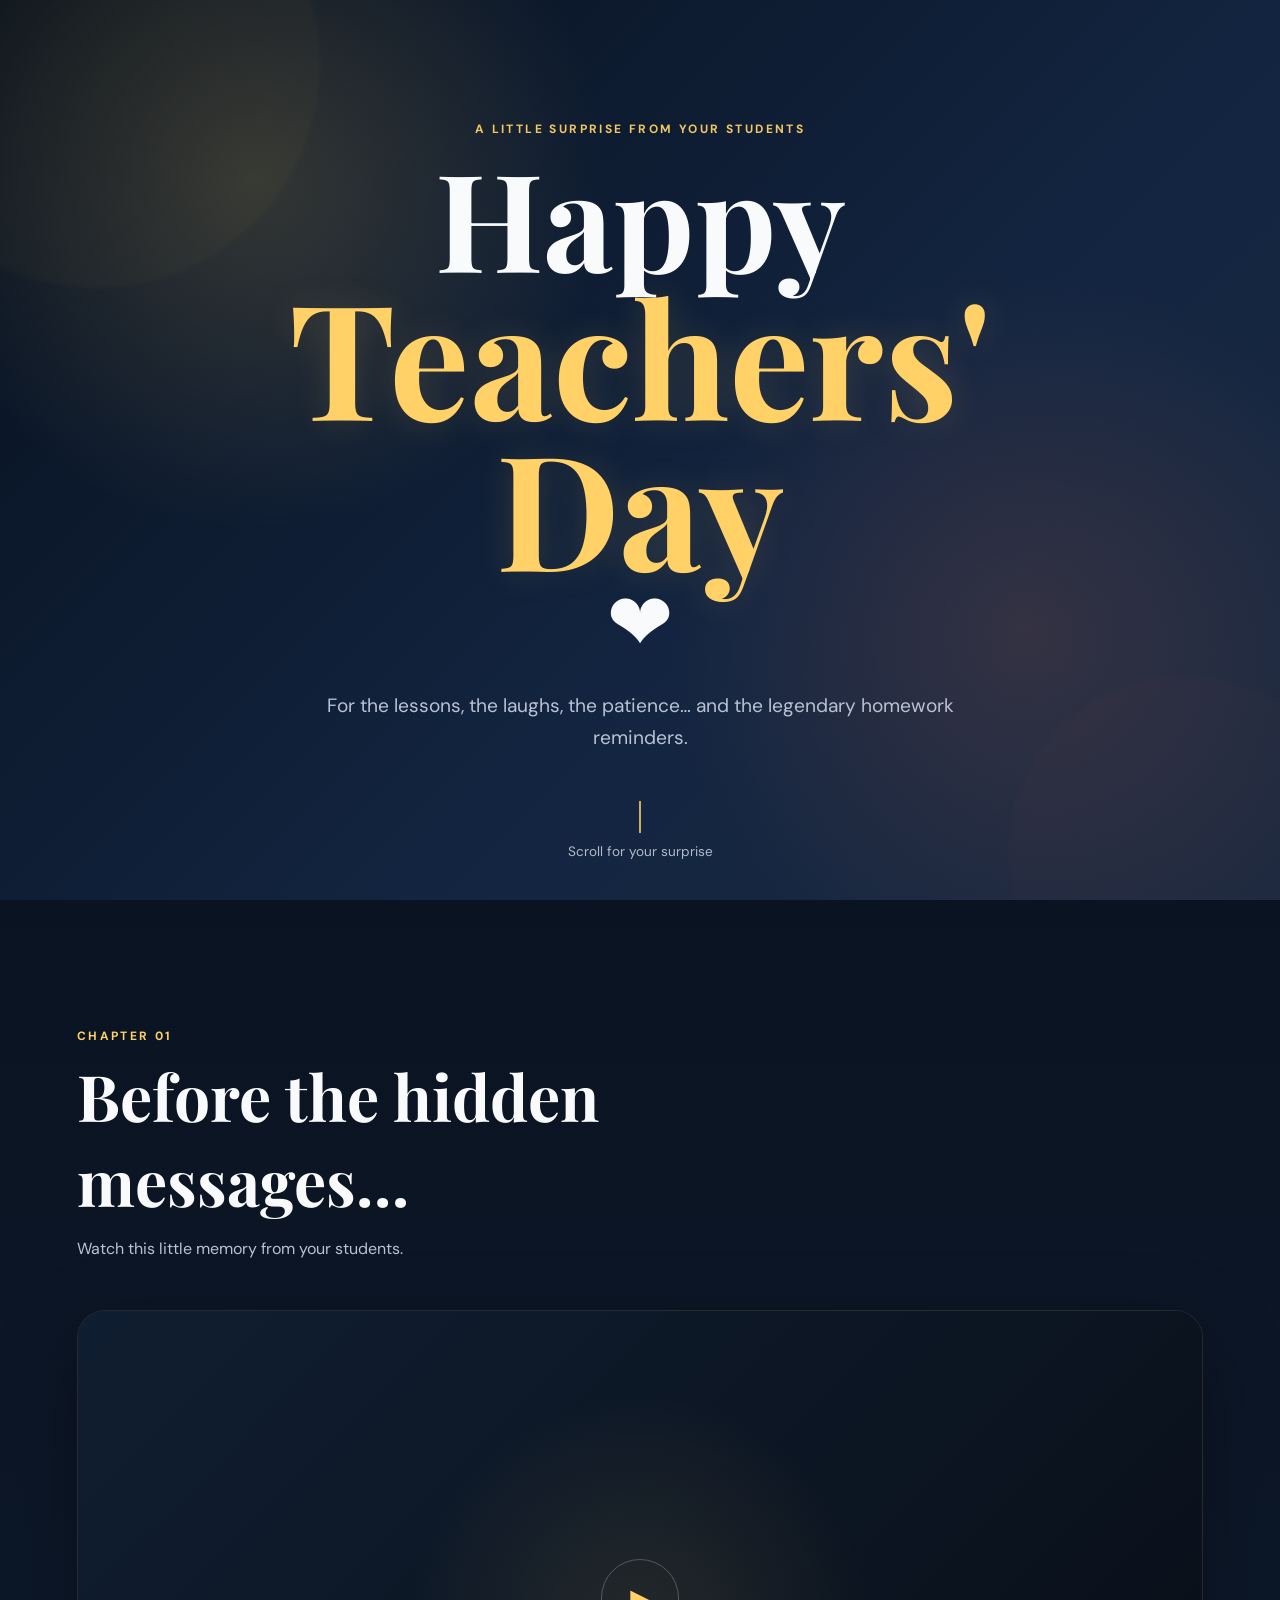
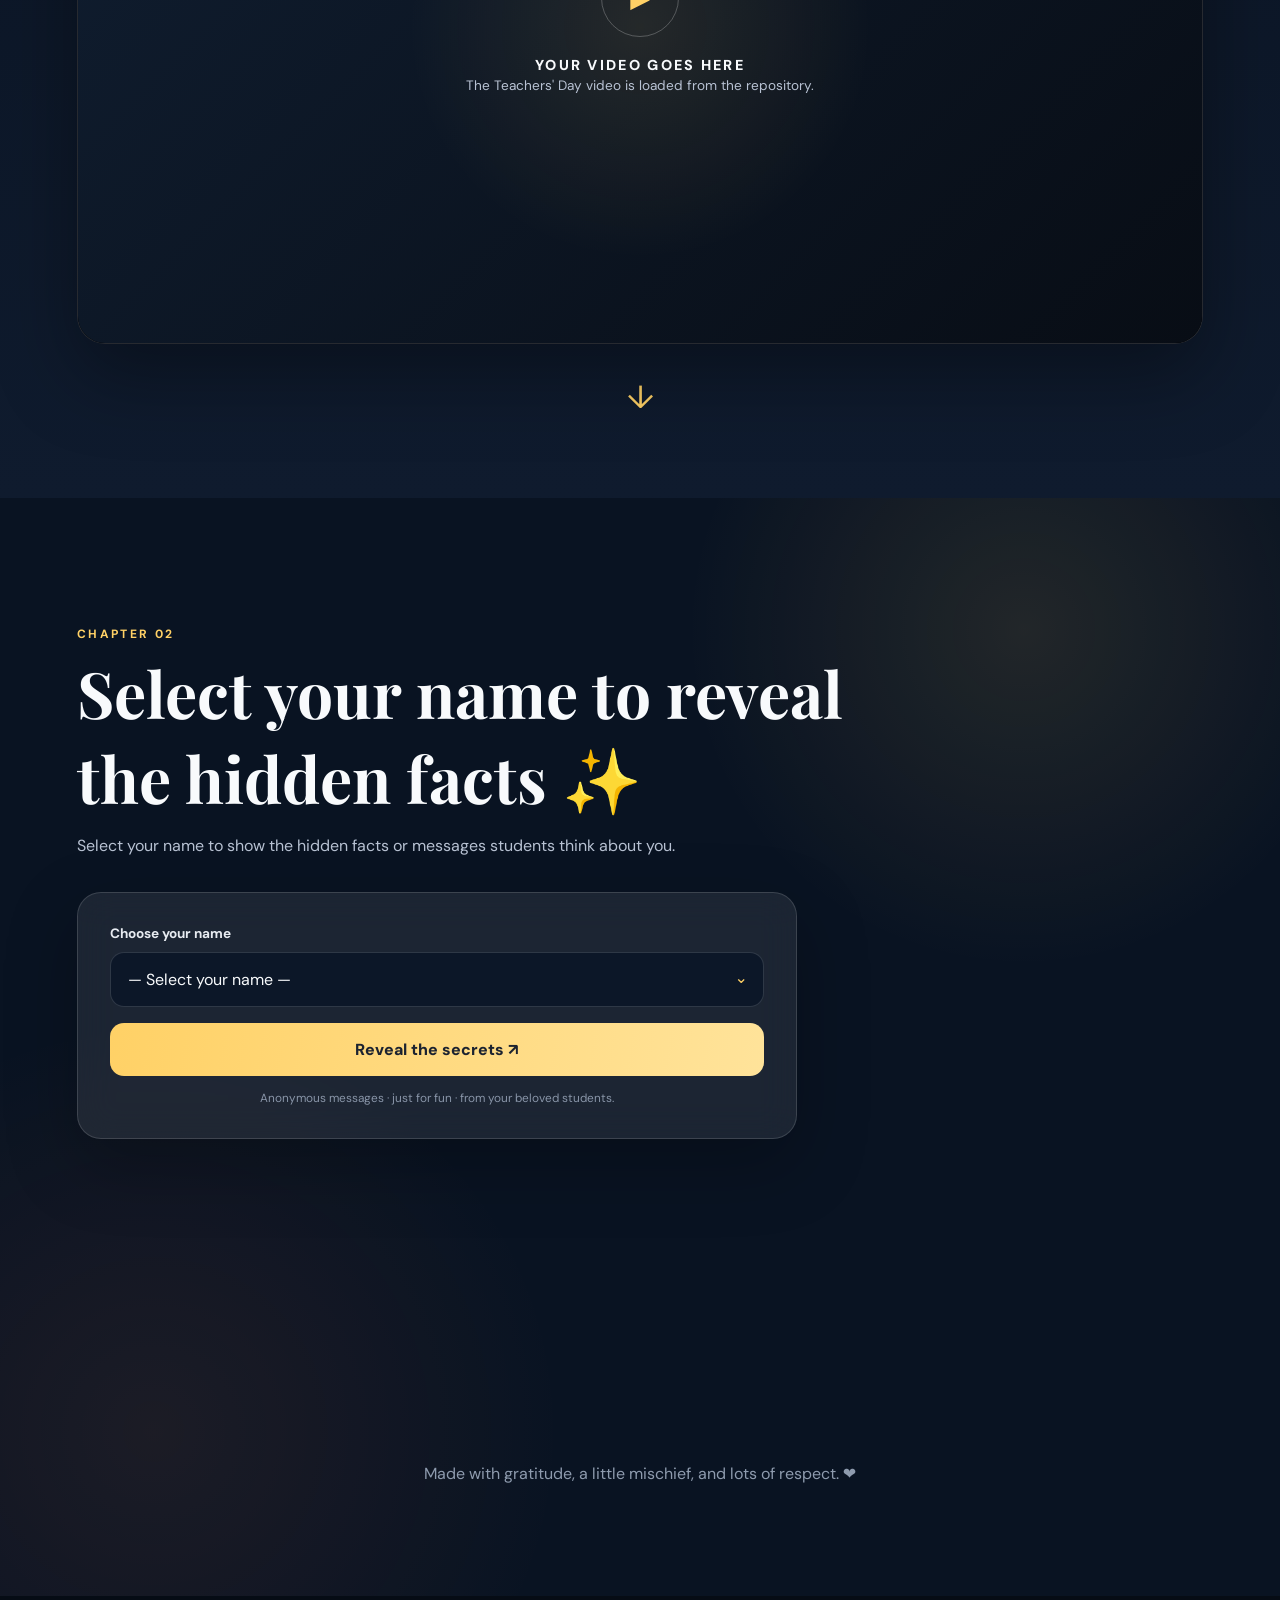
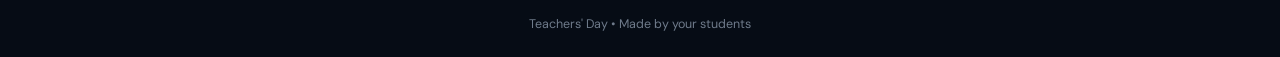
<file: index.html>
<!DOCTYPE html>
<html lang="en">
<head>
  <meta charset="UTF-8" />
  <meta name="viewport" content="width=device-width, initial-scale=1.0" />
  <meta name="theme-color" content="#0f172a" />
  <meta name="description" content="A special Teachers' Day surprise made with love by students." />
  <title>Happy Teachers' Day ❤️</title>
  <link rel="preconnect" href="https://fonts.googleapis.com">
  <link rel="preconnect" href="https://fonts.gstatic.com" crossorigin>
  <link href="https://fonts.googleapis.com/css2?family=DM+Sans:wght@400;500;600;700&family=Playfair+Display:wght@600;700;800&display=swap" rel="stylesheet">
  <link rel="stylesheet" href="style.css" />
</head>
<body>
  <main>
    <section class="hero" id="top" aria-label="Teachers' Day greeting">
      <div class="ambient ambient-a"></div>
      <div class="ambient ambient-b"></div>
      <div class="sparkles" aria-hidden="true"></div>
      <div class="hero-inner">
        <div class="eyebrow">A little surprise from your students</div>
        <h1>
          <span class="line small">Happy</span>
          <span class="line accent">Teachers' Day</span>
          <span class="line heart">❤️</span>
        </h1>
        <p class="hero-subtitle">For the lessons, the laughs, the patience… and the legendary homework reminders.</p>
        <div class="scroll-cue" aria-hidden="true"><span></span>Scroll for your surprise</div>
      </div>
    </section>

    <section class="video-section" id="video" aria-label="Teachers' Day video">
      <div class="section-kicker">Chapter 01</div>
      <h2>Before the hidden messages…</h2>
      <p class="section-intro">Watch this little memory from your students.</p>

      <div class="video-frame">
        <video id="teacherVideo" controls playsinline preload="metadata" poster="teachers-day-site/assets/video-poster.svg">
          <source src="teachers-day-site/assets/teachers-day-video.mp4" type="video/mp4" />
          Your browser does not support HTML5 video.
        </video>
        <div class="video-placeholder" id="videoPlaceholder">
          <div class="play-orb">▶</div>
          <p>YOUR VIDEO GOES HERE</p>
          <span>The Teachers' Day video is loaded from the repository.</span>
        </div>
      </div>

      <div class="down-arrow">↓</div>
    </section>

    <section class="messages-section" id="messages" aria-label="Hidden student messages">
      <div class="section-kicker">Chapter 02</div>
      <h2>Select your name to reveal the hidden facts ✨</h2>
      <p class="section-intro">Select your name to show the hidden facts or messages students think about you.</p>

      <div class="selector-card">
        <label for="teacherSelect">Choose your name</label>
        <div class="select-wrap">
          <select id="teacherSelect">
            <option value="">— Select your name —</option>
          </select>
        </div>
        <button id="revealBtn" type="button">Reveal the secrets <span>↗</span></button>
        <p class="privacy-note">Anonymous messages · just for fun · from your beloved students.</p>
      </div>

      <div id="messageStage" class="message-stage" aria-live="polite"></div>

      <button id="againBtn" type="button" class="again-btn hidden">Show another message ↻</button>
      <p class="final-note">Made with gratitude, a little mischief, and lots of respect. ❤️</p>
    </section>
  </main>

  <footer>
    <span>Teachers' Day • Made by your students</span>
  </footer>

  <script src="script.js"></script>
</body>
</html>
</file>
<file: style.css>
:root {
  --bg: #08111f;
  --bg-soft: #0e1a2c;
  --ink: #f8fafc;
  --muted: #b8c2d3;
  --accent: #ffd166;
  --accent-2: #ff7f50;
  --card: rgba(255,255,255,.08);
  --border: rgba(255,255,255,.14);
}
* { box-sizing: border-box; }
html { scroll-behavior: smooth; }
body { margin: 0; background: var(--bg); color: var(--ink); font-family: 'DM Sans', system-ui, sans-serif; }
.hero, .video-section, .messages-section { min-height: 100vh; position: relative; overflow: hidden; }
.hero { display: grid; place-items: center; text-align: center; background: radial-gradient(circle at 20% 20%, rgba(255,209,102,.17), transparent 28%), radial-gradient(circle at 80% 70%, rgba(255,127,80,.13), transparent 30%), linear-gradient(135deg, #07101d, #132541 62%, #1b2940); }
.hero-inner { position: relative; z-index: 2; width: min(950px, 92vw); animation: rise .9s ease-out both; }
.eyebrow, .section-kicker { text-transform: uppercase; letter-spacing: .2em; font-size: .75rem; font-weight: 700; color: var(--accent); }
.eyebrow { opacity: .95; margin-bottom: 1rem; }
h1 { margin: 0; line-height: .94; }
h1 .line { display: block; }
h1 .small { font-family: 'Playfair Display', serif; font-size: clamp(4rem, 11vw, 8.5rem); }
h1 .accent { font-family: 'Playfair Display', serif; font-size: clamp(4.5rem, 13vw, 10rem); color: var(--accent); text-shadow: 0 0 35px rgba(255,209,102,.15); animation: shimmer 3s ease-in-out infinite; }
h1 .heart { font-size: clamp(2.5rem, 7vw, 5rem); margin-top: .3rem; animation: pulse 1.7s ease-in-out infinite; }
.hero-subtitle { max-width: 680px; margin: 1.8rem auto 0; color: var(--muted); font-size: clamp(1rem, 2vw, 1.2rem); line-height: 1.65; }
.scroll-cue { margin-top: 3rem; color: #d9e0ea; font-size: .85rem; opacity: .8; }
.scroll-cue span { display: block; width: 2px; height: 32px; background: var(--accent); margin: 0 auto .6rem; animation: bounce 1.4s infinite; }
.ambient { position:absolute; border-radius:50%; filter: blur(2px); opacity:.35; }
.ambient-a { width: 28rem; height: 28rem; background: rgba(255,209,102,.08); top:-10rem; left:-8rem; }
.ambient-b { width: 22rem; height: 22rem; background: rgba(255,127,80,.06); bottom:-8rem; right:-5rem; }
.video-section { padding: 8rem 6vw 5rem; display:flex; flex-direction:column; justify-content:center; background: linear-gradient(180deg, #0a1321, #0f1b2e); }
.video-section h2, .messages-section h2 { font-family: 'Playfair Display', serif; font-size: clamp(2.2rem, 5vw, 4rem); margin: .55rem 0 .8rem; max-width: 850px; }
.section-intro { color: var(--muted); margin: 0 0 2rem; max-width: 720px; line-height: 1.65; }
.video-frame { position:relative; width:100%; max-width: 1200px; margin: 1rem auto 0; aspect-ratio: 16/9; border: 1px solid var(--border); border-radius: 28px; overflow:hidden; background:#03070e; box-shadow: 0 30px 80px rgba(0,0,0,.35); }
.video-frame video { width:100%; height:100%; object-fit:cover; display:block; }
.video-placeholder { position:absolute; inset:0; display:grid; place-items:center; align-content:center; text-align:center; background: radial-gradient(circle, rgba(255,209,102,.1), transparent 36%), linear-gradient(135deg, #101e31, #080d15); pointer-events:none; }
.video-placeholder.hidden { display:none; }
.play-orb { width:78px; height:78px; border:1px solid rgba(255,255,255,.24); border-radius:50%; display:grid; place-items:center; color:var(--accent); font-size:1.6rem; margin-bottom:1rem; }
.video-placeholder p { margin:.2rem 0; font-weight:800; letter-spacing:.16em; font-size:.9rem; }
.video-placeholder span { color:var(--muted); font-size:.85rem; max-width: 470px; padding: 0 1rem; }
.down-arrow { text-align:center; font-size:2rem; margin-top:2rem; color:var(--accent); animation:bounce 1.4s infinite; }
.messages-section { padding: 8rem 6vw 6rem; background: radial-gradient(circle at 80% 12%, rgba(255,209,102,.10), transparent 24%), radial-gradient(circle at 12% 85%, rgba(255,127,80,.08), transparent 28%), #091322; }
.messages-section > * { position: relative; z-index:2; }
.selector-card { width:min(720px,100%); padding:2rem; border:1px solid var(--border); border-radius:24px; background:var(--card); backdrop-filter: blur(18px); box-shadow:0 25px 70px rgba(0,0,0,.25); }
label { display:block; font-size:.85rem; color:#e7ebf1; margin-bottom:.65rem; font-weight:700; }
.select-wrap { position:relative; }
select { width:100%; appearance:none; border:1px solid var(--border); background:#0c1728; color:var(--ink); padding:1rem 1.05rem; border-radius:14px; font:inherit; outline:none; }
.select-wrap:after { content:'⌄'; position:absolute; right:1rem; top:50%; transform:translateY(-55%); color:var(--accent); pointer-events:none; }
button { font:inherit; cursor:pointer; }
#revealBtn { margin-top:1rem; width:100%; border:0; border-radius:14px; padding:1rem 1.15rem; font-weight:800; background:linear-gradient(100deg, var(--accent), #ffe39a); color:#1c2330; transition: transform .2s ease, box-shadow .2s ease; }
#revealBtn:hover { transform: translateY(-2px); box-shadow:0 12px 30px rgba(255,209,102,.18); }
.privacy-note { font-size:.74rem; color:#8995a8; text-align:center; margin:.9rem 0 0; }
.message-stage { min-height: 220px; width:min(900px,100%); margin:3rem auto 1rem; display:grid; place-items:center; }
.message-card { width:min(720px,100%); position:relative; padding:2.2rem 2rem 2.4rem; border-radius:28px; background:linear-gradient(140deg, rgba(255,255,255,.11), rgba(255,255,255,.05)); border:1px solid rgba(255,255,255,.17); box-shadow:0 30px 80px rgba(0,0,0,.26); text-align:center; animation:cardIn .55s cubic-bezier(.2,.9,.2,1) both; }
.message-card .badge { display:inline-block; padding:.4rem .7rem; border-radius:999px; background:rgba(255,209,102,.12); color:var(--accent); font-size:.72rem; font-weight:800; text-transform:uppercase; letter-spacing:.12em; }
.message-card blockquote { margin:1.25rem auto 0; font-family:'Playfair Display',serif; font-size:clamp(1.55rem,3.2vw,2.3rem); line-height:1.28; max-width:650px; }
.message-card .dots { display:flex; justify-content:center; gap:.35rem; margin-top:1.3rem; }
.message-card .dots span { width:6px; height:6px; border-radius:50%; background:#637083; }
.message-card .dots span.active { background:var(--accent); }
.again-btn { display:block; margin:0 auto; border:1px solid var(--border); background:transparent; color:#e5eaf1; padding:.75rem 1rem; border-radius:999px; }
.hidden { display:none !important; }
.final-note { text-align:center; color:#8e9bae; margin-top:3.5rem; }
footer { padding:1.2rem 1rem 1.6rem; text-align:center; color:#6f7b8b; background:#060c15; font-size:.78rem; }
@keyframes rise { from { opacity:0; transform:translateY(26px); } to { opacity:1; transform:none; } }
@keyframes pulse { 50% { transform:translateY(-4px) scale(1.06); } }
@keyframes shimmer { 50% { filter:brightness(1.09); } }
@keyframes bounce { 50% { transform:translateY(8px); } }
@keyframes cardIn { from { opacity:0; transform:translateY(32px) rotate(-1deg) scale(.96); } to { opacity:1; transform:none; } }
@media (max-width: 640px) { .video-section, .messages-section { padding: 6rem 1.1rem 4rem; } .selector-card { padding:1.15rem; } .video-frame { border-radius:18px; } }
</file>
